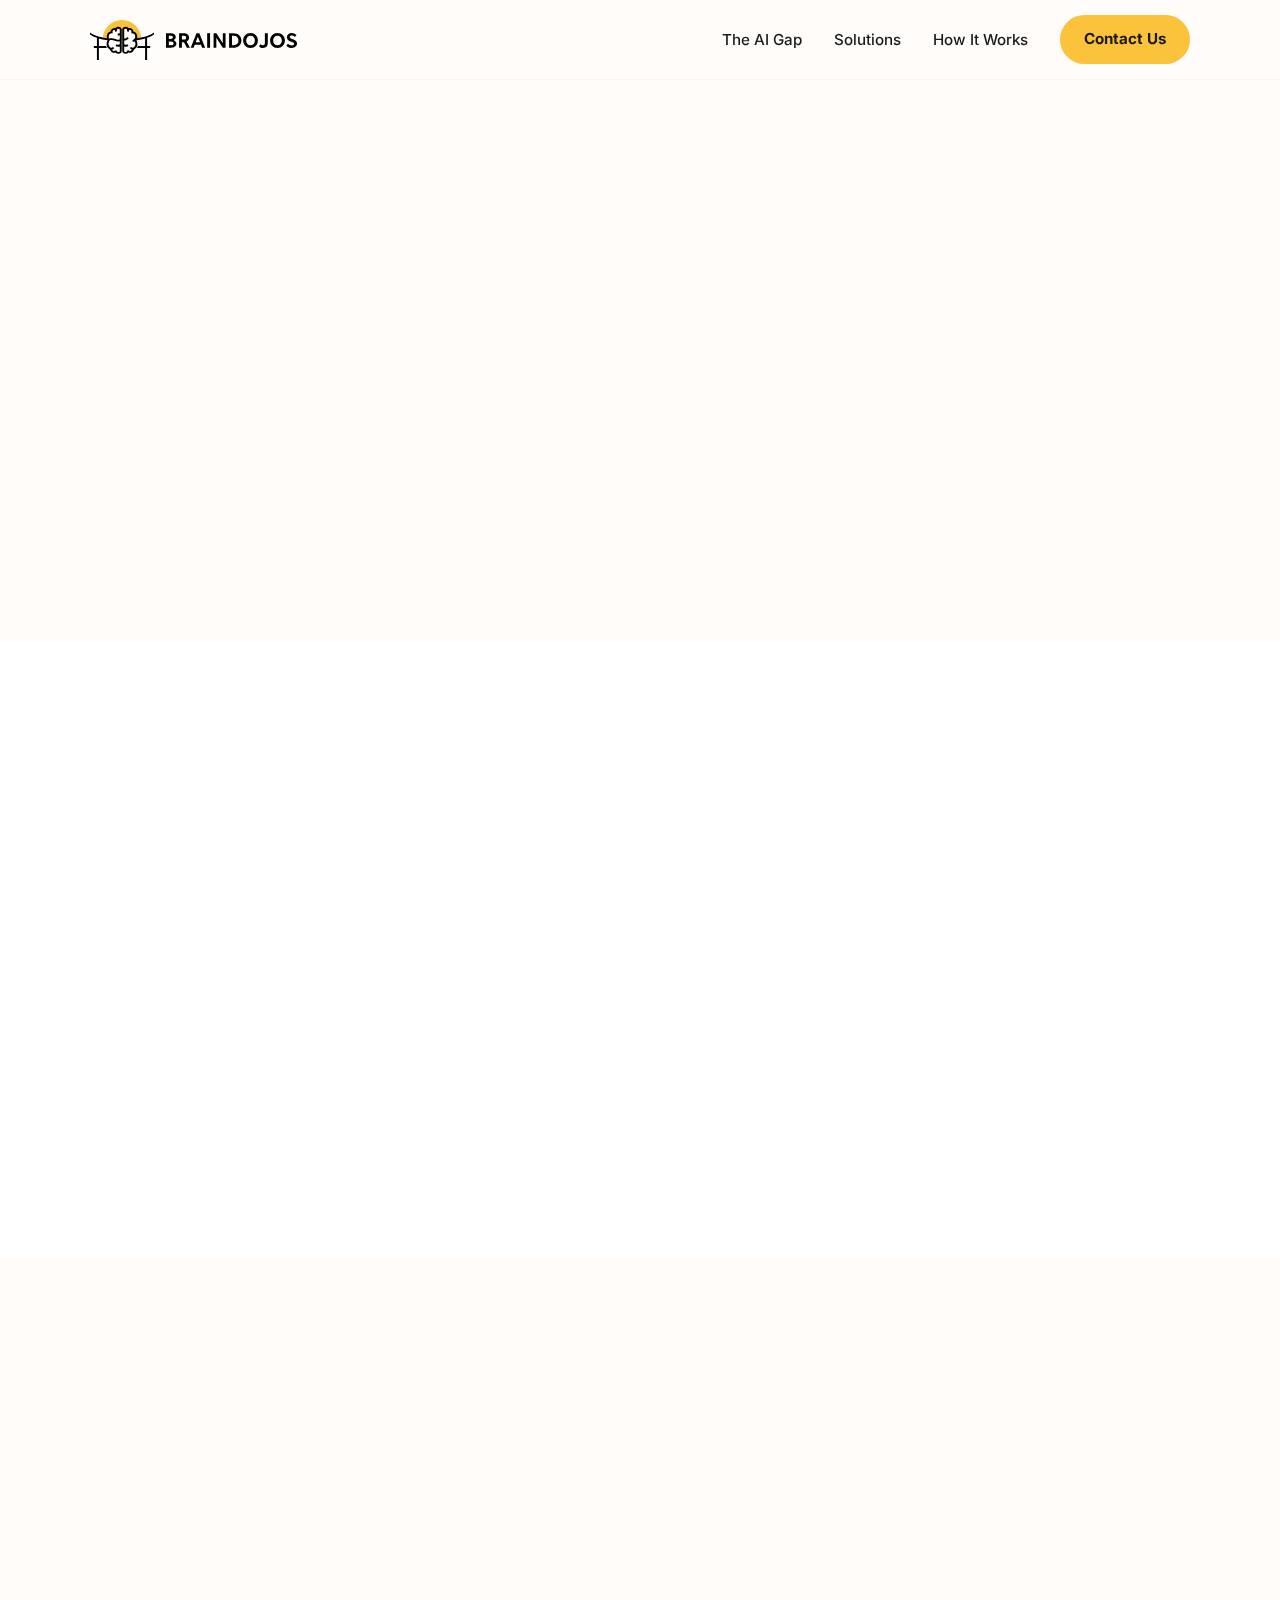
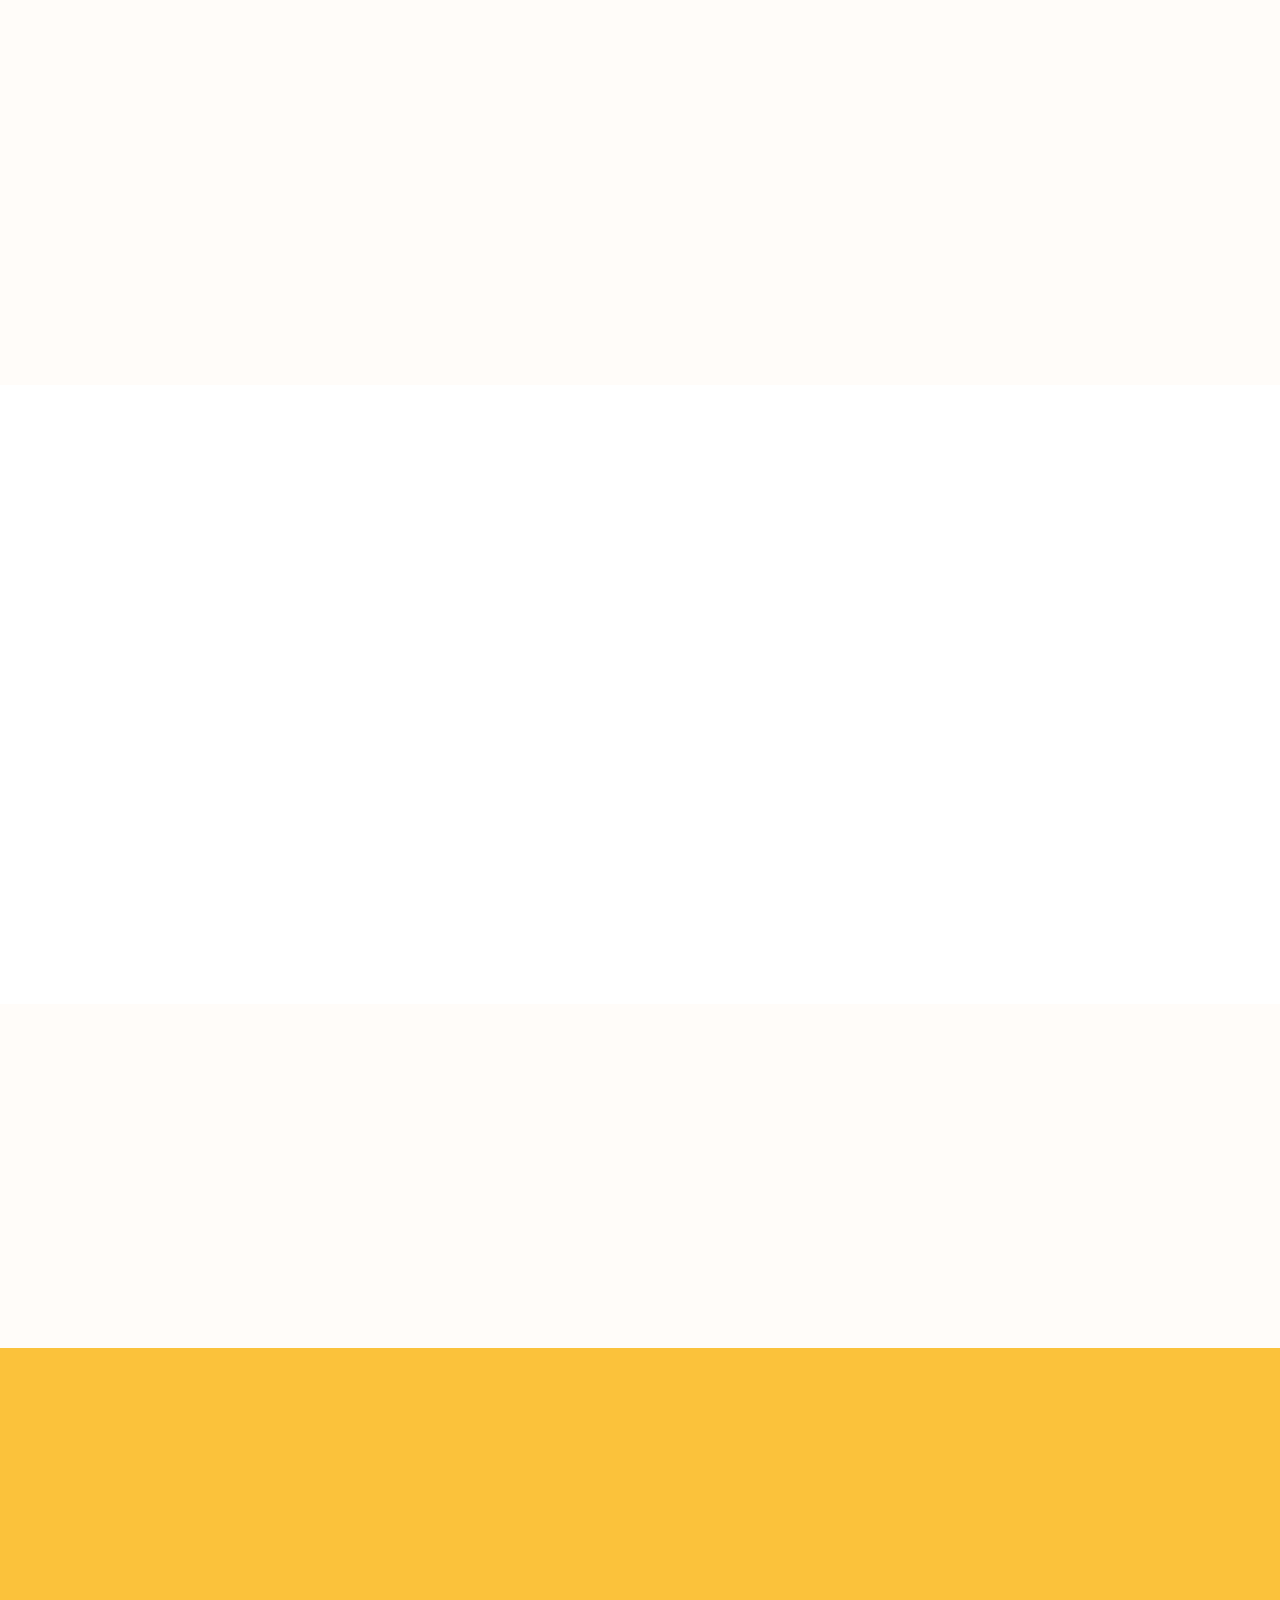
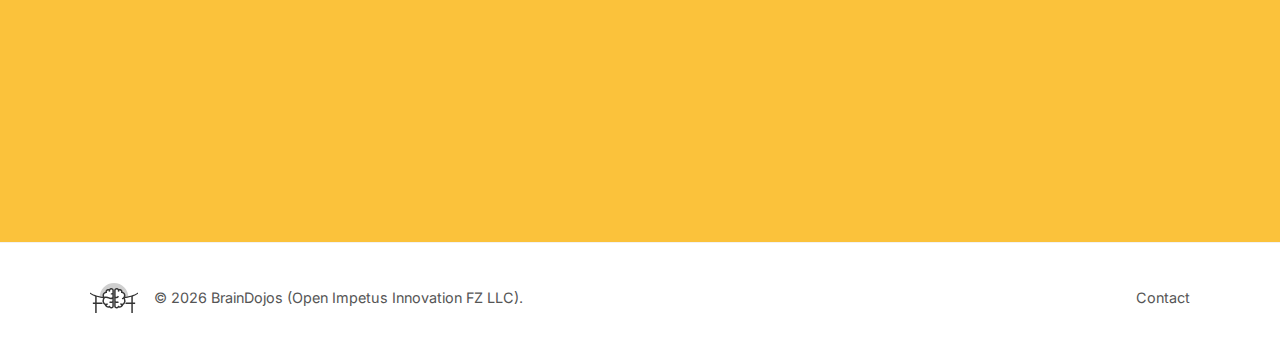
<file: index.html>
<!DOCTYPE html>
<html lang="en">
<head>
    <meta charset="UTF-8">
    <meta name="viewport" content="width=device-width, initial-scale=1.0">
    <title>BrainDojos | Critical Thinking for the AI Age</title>
    
    <!-- Fonts -->
    <link rel="preconnect" href="https://fonts.googleapis.com">
    <link rel="preconnect" href="https://fonts.gstatic.com" crossorigin>
    <link href="https://fonts.googleapis.com/css2?family=Inter:wght@400;500;600&family=Outfit:wght@500;700&display=swap" rel="stylesheet">
    
    <!-- Styles -->
    <link rel="stylesheet" href="style.css">
</head>
<body>

    <!-- Header -->
    <header class="main-header">
        <div class="container nav-container">
            <a href="#" class="logo">
                <img src="BD_Logo_Icon_FullColor.svg" alt="BrainDojos Icon" class="logo-icon">
                <img src="BD_Logo_Text_FullColor.svg" alt="BrainDojos Text" class="logo-text">
            </a>
            <nav>
                <ul>
                    <li><a href="#gap">The AI Gap</a></li>
                    <li><a href="#solutions">Solutions</a></li>
                    <li><a href="#how">How It Works</a></li>
                    <li><a href="#contact" class="btn btn-primary">Contact Us</a></li>
                </ul>
            </nav>
        </div>
    </header>

    <!-- Hero -->
    <section class="hero">
        <div class="container hero-layout">
            <div class="hero-text fade-up">
                <h1>Master AI through<br>Active Thinking.</h1>
                <p class="hero-sub">True AI literacy isn't just about writing prompts—it's about evaluating outputs. We teach the critical thinking skills that make AI a superpower, not a crutch.</p>
                <div class="hero-actions">
                    <a href="#solutions" class="btn btn-primary btn-large">Explore Solutions</a>
                    <a href="#how" class="btn btn-secondary btn-large">See The Method</a>
                </div>
            </div>
            <div class="hero-visual fade-up">
                <!-- Abstract "Gate" Graphic derived from Logo using CSS -->
                <div class="abstract-gate">
                    <div class="sun-circle"></div>
                    <div class="gate-shape"></div>
                </div>
            </div>
        </div>
    </section>

    <!-- The Challenge (The AI Gap) -->
    <section id="gap" class="section-light">
        <div class="container">
            <div class="section-header text-center fade-up">
                <h2>The Capability Gap</h2>
                <p>Anyone can access intelligence. Few can verify it.</p>
            </div>
            
            <div class="grid-2 fade-up">
                <div class="info-card">
                    <div class="icon icon--circle">
                        <svg xmlns="http://www.w3.org/2000/svg" viewBox="0 0 24 24" fill="none" stroke="currentColor" stroke-width="2" stroke-linecap="round" stroke-linejoin="round" aria-hidden="true"><circle cx="12" cy="12" r="3"/><path d="M19.4 15a1.65 1.65 0 0 0 .33 1.82l.06.06a2 2 0 0 1 0 2.83 2 2 0 0 1-2.83 0l-.06-.06a1.65 1.65 0 0 0-1.82-.33 1.65 1.65 0 0 0-1 1.51V21a2 2 0 0 1-4 0v-.09A1.65 1.65 0 0 0 9 19.4a1.65 1.65 0 0 0-1.82.33l-.06.06a2 2 0 0 1-2.83 0 2 2 0 0 1 0-2.83l.06-.06a1.65 1.65 0 0 0 .33-1.82 1.65 1.65 0 0 0-1.51-1H3a2 2 0 0 1-2-2 2 2 0 0 1 2-2h.09A1.65 1.65 0 0 0 4.6 9a1.65 1.65 0 0 0-.33-1.82l-.06-.06a2 2 0 0 1 0-2.83 2 2 0 0 1 2.83 0l.06.06A1.65 1.65 0 0 0 9 4.6V3a2 2 0 0 1 4 0v.09a1.65 1.65 0 0 0 1 1.51 1.65 1.65 0 0 0 1.82-.33l.06-.06a2 2 0 0 1 2.83 0 2 2 0 0 1 0 2.83l-.06.06a1.65 1.65 0 0 0-.33 1.82V9a1.65 1.65 0 0 0 1.51 1H21a2 2 0 0 1 2 2 2 2 0 0 1-2 2h-.09a1.65 1.65 0 0 0-1.51 1z"/></svg>
                    </div>
                    <h3>The Trap: Passive Consumption</h3>
                    <p>When students and employees accept AI outputs without question, judgment atrophies. Errors go unnoticed. Strategy suffers.</p>
                </div>
                <div class="info-card">
                    <div class="icon icon--circle">
                        <svg xmlns="http://www.w3.org/2000/svg" viewBox="0 0 24 24" fill="none" stroke="currentColor" stroke-width="2" stroke-linecap="round" stroke-linejoin="round" aria-hidden="true"><path d="M15 14c.2-1 .7-1.7 1.5-2.5 1-.9 1.5-2.2 1.5-3.5A6 6 0 0 0 6 8c0 1 .2 2.2 1.5 3.5.8.8 1.3 1.5 1.5 2.5"/><path d="M9 18h6"/><path d="M10 22h4"/></svg>
                    </div>
                    <h3>The Fix: Active Evaluation</h3>
                    <p>We train users to treat AI as a junior researchers, not an oracle. Learn to dismantle arguments, spot hallucinations, and refine logic.</p>
                </div>
            </div>
        </div>
    </section>

    <!-- Solutions (Segmentation) -->
    <section id="solutions" class="section-cream">
        <div class="container">
            <div class="section-header text-center fade-up">
                <h2>AI Fluency for Your Organization</h2>
            </div>
            
            <div class="grid-2 fade-up">
                <div class="segment-card">
                    <div class="segment-header school-bg">
                        <h3>For Schools</h3>
                    </div>
                    <div class="segment-body">
                        <p class="highlight">The AI-Ready Classroom.</p>
                        <p>Prepare students for a hybrid workforce. Move beyond "don't use GPT" to "use GPT brilliantly and skeptically."</p>
                        <ul class="feature-list">
                            <li><strong>Prompt Iteration:</strong> Learn to guide the AI.</li>
                            <li><strong>Verification:</strong> Spot logic gaps & hallucinations.</li>
                            <li><strong>Argumentation:</strong> Build un-fakeable reasoning skills.</li>
                        </ul>
                        <a href="#contact" class="link-arrow">Partner with us &rarr;</a>
                    </div>
                </div>
                
                <div class="segment-card">
                    <div class="segment-header biz-bg">
                        <h3>For Business</h3>
                    </div>
                    <div class="segment-body">
                        <p class="highlight">Enterprise AI Literacy.</p>
                        <p>Upskill your workforce to collaborate with agents. Ensure your team has the cognitive tools to direct high-performance AI workflows.</p>
                        <ul class="feature-list">
                            <li><strong>Strategic Direction:</strong> Decomposing complex problems.</li>
                            <li><strong>Decision Making:</strong> Evaluating AI-generated options.</li>
                            <li><strong>Cognitive Resilience:</strong> Maintaining judgment under speed.</li>
                        </ul>
                        <a href="#contact" class="link-arrow">Upskill your team &rarr;</a>
                    </div>
                </div>
            </div>
        </div>
    </section>

    <!-- How It Works -->
    <section id="how" class="section-light">
        <div class="container">
            <div class="section-header text-center fade-up">
                <h2>The Training Loop</h2>
            </div>
            
            <div class="steps-row fade-up">
                <div class="step-item">
                    <div class="step-circle">1</div>
                    <h3>Simulate</h3>
                    <p>Use <strong>Creator Studio</strong> to generate AI collaboration scenarios tailored to your specific subject matter or industry.</p>
                </div>
                <div class="step-connector"></div>
                <div class="step-item">
                    <div class="step-circle">2</div>
                    <h3>Spar</h3>
                    <p>Users enter the Dojo. They debate, refine, and co-create with Socratic AI agents that challenge their thinking.</p>
                </div>
                <div class="step-connector"></div>
                <div class="step-item">
                    <div class="step-circle">3</div>
                    <h3>Verify</h3>
                    <p>Measure the "thought process." Analytics track how well users identify errors and improve their reasoning logic.</p>
                </div>
            </div>
        </div>
    </section>

    <!-- Founders (Trust) -->
    <section class="section-cream">
        <div class="container">
            <div class="section-header text-center fade-up">
                <h2>Built by Experts</h2>
            </div>
            <div class="founders-row fade-up">
                <div class="founder-simple">
                     <div class="avatar">MP</div>
                     <div>
                        <h4>Martin Poliačik</h4>
                        <span class="role">Critical Thinking Expert</span>
                     </div>
                </div>
                <div class="founder-simple">
                     <div class="avatar">TH</div>
                     <div>
                        <h4>Tomáš Halgaš</h4>
                        <span class="role">AI Technologist</span>
                     </div>
                </div>
            </div>
        </div>
    </section>

    <!-- CTA -->
    <section id="contact" class="section-cta">
        <div class="container text-center fade-up">
            <h2>Future-proof your people.</h2>
            <p>Join the schools and enterprises defining the next generation of human-AI collaboration.</p>
            <a href="mailto:sales@braindojos.com" class="btn btn-primary btn-large">Start the Conversation</a>
            <p class="cta-email">Email: <a href="mailto:sales@braindojos.com">sales@braindojos.com</a></p>
        </div>
    </section>

    <footer>
        <div class="container footer-content">
            <div class="footer-col">
                <img src="BD_Logo_Icon_FullColor.svg" alt="BrainDojos" style="height: 30px; opacity: 0.8; filter: grayscale(100%);">
                <p>&copy; 2026 BrainDojos (Open Impetus Innovation FZ LLC).</p>
            </div>
            <div class="footer-links">
                <a href="mailto:hello@braindojos.com">Contact</a>
            </div>
        </div>
    </footer>

    <script src="script.js"></script>
</body>
</html>
</file>
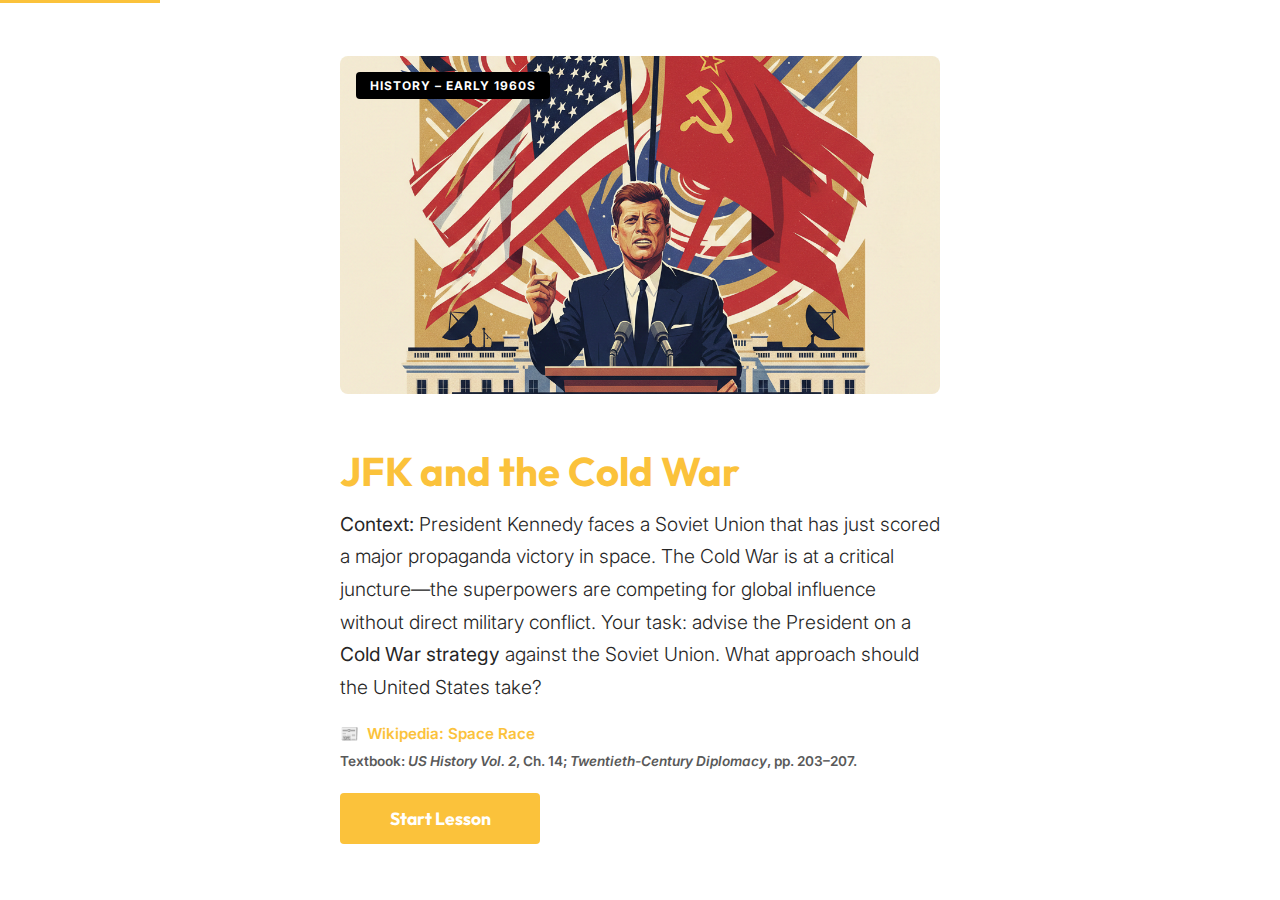
<file: demo-schools/index.html>
<!DOCTYPE html>
<html lang="en">
<head>
    <meta charset="UTF-8">
    <meta name="viewport" content="width=device-width, initial-scale=1.0">
    <title>Brain Dojos – History: JFK and Cold War Strategy</title>
    <link rel="preconnect" href="https://fonts.googleapis.com">
    <link rel="preconnect" href="https://fonts.gstatic.com" crossorigin>
    <link href="https://fonts.googleapis.com/css2?family=Inter:wght@300;400;500&family=Outfit:wght@500;700&display=swap" rel="stylesheet">
    <link rel="stylesheet" href="style.css">
</head>
<body>
    <div class="app-container">
        <!-- Progress Bar -->
        <div class="progress-bar-container">
            <div class="progress-bar" id="progressBar"></div>
        </div>

        <!-- Section 1: Intro / Lesson context -->
        <section class="screen active" id="intro">
            <div class="content-wrapper">
                <div class="image-container">
                    <img src="jfk.png" alt="President John F. Kennedy" id="heroImage">
                    <div class="badge">History – Early 1960s</div>
                </div>
                <div class="text-content">
                    <h1>JFK and the Cold War</h1>
                    <p class="summary-text">
                        <b>Context:</b> President Kennedy faces a Soviet Union that has just scored a major propaganda victory in space. The Cold War is at a critical juncture—the superpowers are competing for global influence without direct military conflict. Your task: advise the President on a <strong>Cold War strategy</strong> against the Soviet Union. What approach should the United States take?
                    </p>
                    
                    <div class="related-articles">
                        <a href="https://en.wikipedia.org/wiki/Space_Race" target="_blank" class="article-link">
                            <span class="source-icon">📰</span> 
                            <span class="source-name">Wikipedia: Space Race</span>
                        </a>
                        <span class="source-name textbook-ref">Textbook: <em>US History Vol. 2</em>, Ch. 14; <em>Twentieth-Century Diplomacy</em>, pp. 203–207.</span>
                    </div>
                    <button class="btn btn-primary next-btn">Start Lesson</button>
                    <!-- No Previous button on first screen -->
                </div>
            </div>
            
        </section>

        <!-- Section 2: Question 1 -->
        <section class="screen" id="q1">
            <div class="nav-controls top-right">
                <button class="nav-btn prev-btn" aria-label="Previous">↑</button>
                <button class="nav-btn skip-btn" aria-label="Skip">Skip</button>
            </div>
            <div class="content-wrapper">
                <div class="question-header">1 <span>/ 3</span></div>
                <h2>In April 1961, what did the Soviet Union achieve that alarmed American leaders?</h2>
                <div class="options">
                    <button class="option-btn" data-correct="true">
                        <span class="key">A</span> First human in orbit (Yuri Gagarin)
                    </button>
                    <button class="option-btn" data-correct="false">
                        <span class="key">B</span> First artificial satellite (Sputnik)
                    </button>
                    <button class="option-btn" data-correct="false">
                        <span class="key">C</span> First manned moon landing
                    </button>
                    <div class="explanation hidden">
                        Correct Answer: Yuri Gagarin orbited Earth on April 12, 1961. Sputnik was in 1957; the US achieved the first moon landing in 1969.
                    </div>
                </div>
            </div>
            <div class="nav-controls bottom-center">
                 <!-- Mobile friendly nav could go here too, but side/corner is standard for typeform -->
            </div>
        </section>

        <!-- Section 3: Question 2 -->
        <section class="screen" id="q2">
             <div class="nav-controls top-right">
                <button class="nav-btn prev-btn" aria-label="Previous">↑</button>
                <button class="nav-btn skip-btn" aria-label="Skip">Skip</button>
            </div>
            <div class="content-wrapper">
                <div class="question-header">2 <span>/ 3</span></div>
                <h2>What did the Soviet Union achieve in 1957 that first raised American concerns about Soviet technology?</h2>
                <div class="options">
                    <button class="option-btn" data-correct="true">
                        <span class="key">A</span> First artificial satellite (Sputnik)
                    </button>
                    <button class="option-btn" data-correct="false">
                        <span class="key">B</span> First human in space
                    </button>
                    <button class="option-btn" data-correct="false">
                        <span class="key">C</span> First intercontinental ballistic missile
                    </button>
                    <div class="explanation hidden">
                        Correct Answer: Sputnik 1 was launched in October 1957. The first human in space was Gagarin in 1961; ICBMs existed on both sides by the late 1950s but Sputnik was the dramatic public milestone.
                    </div>
                </div>
            </div>
        </section>

        <!-- Section 4: Question 3 -->
        <section class="screen" id="q3">
             <div class="nav-controls top-right">
                <button class="nav-btn prev-btn" aria-label="Previous">↑</button>
                <button class="nav-btn skip-btn" aria-label="Skip">Skip</button>
            </div>
            <div class="content-wrapper">
                <div class="question-header">3 <span>/ 3</span></div>
                <h2>The Berlin Wall was built in 1961, the same year Kennedy took office.</h2>
                <div class="options">
                    <button class="option-btn" data-correct="true">
                        <span class="key">A</span> True
                    </button>
                    <button class="option-btn" data-correct="false">
                        <span class="key">B</span> False
                    </button>
                    <button class="option-btn" data-correct="false">
                        <span class="key">C</span> We don't know
                    </button>
                    <div class="explanation hidden">
                        Correct Answer: True. East Germany began building the Wall in August 1961, deepening the divide between East and West and raising Cold War tensions during Kennedy's first year.
                    </div>
                </div>
            </div>
        </section>

        <!-- Section 5: Challenge Intro -->
        <section class="screen" id="challenge-intro">
             <div class="nav-controls top-right">
                <button class="nav-btn prev-btn" aria-label="Previous">↑</button>
            </div>
            <div class="content-wrapper centered">
                <div class="icon-header">🎯</div>
                <h2>The Challenge</h2>
                <p>You are advising President Kennedy. Propose a <strong>Cold War strategy</strong> against the Soviet Union.</p>
                <p>What is the core of your strategy? One sentence.</p>
                <button class="btn btn-primary next-btn">Accept Challenge</button>
            </div>
        </section>

        <!-- Section 6: Main Point Input -->
        <section class="screen" id="input-point">
             <div class="nav-controls top-right">
                <button class="nav-btn prev-btn" aria-label="Previous">↑</button>
            </div>
            <div class="content-wrapper">
                <h2>What is the core of your strategy?</h2>
                <p class="sub-label">One sentence.</p>
                <div class="input-group">
                    <textarea id="mainPointInput" placeholder="Type your answer here..."></textarea>
                    <button class="btn-enter action-btn disabled" id="generatePromptBtn">OK <span class="enter-icon">↵</span></button>
                </div>
            </div>
        </section>

        <!-- Section 7: Prompt Editor -->
        <section class="screen" id="edit-prompt">
             <div class="nav-controls top-right">
                <button class="nav-btn prev-btn" aria-label="Previous">↑</button>
            </div>
            <div class="content-wrapper">
                <h2>Refine Your Prompt</h2>
                <p class="sub-label">This is what the AI will use to draft the strategy.</p>
                <div class="prompt-box">
                    <textarea id="promptEditor"></textarea>
                </div>
                <button class="btn btn-primary action-btn" id="generateSpeechBtn">Generate Strategy</button>
            </div>
        </section>

        <!-- Section 8: Result & Evaluation -->
        <section class="screen" id="result-view">
           <div class="content-wrapper scrollable-wrapper">
                <div class="result-section">
                    <h3>Generated Strategy</h3>
                    <div id="speechOutput" class="streaming-text"></div>
                </div>
                
                <div class="evaluation-section hidden" id="evaluationSection">
                    <h3>AI Evaluation</h3>
                    <div class="score-ring">
                        <svg viewBox="0 0 36 36" class="circular-chart">
                            <path class="circle-bg" d="M18 2.0845 a 15.9155 15.9155 0 0 1 0 31.831 a 15.9155 15.9155 0 0 1 0 -31.831" />
                            <path class="circle" stroke-dasharray="0, 100" d="M18 2.0845 a 15.9155 15.9155 0 0 1 0 31.831 a 15.9155 15.9155 0 0 1 0 -31.831" />
                            <text x="18" y="20.35" class="percentage">0</text>
                        </svg>
                    </div>
                    <div id="evalText" class="streaming-text secondary"></div>
                </div>
                <div class="button-group">
                    <button class="btn btn-secondary" id="tryAgainBtn">Try Again</button>
                    <button class="btn btn-primary" id="doneBtn">Done</button>
                </div>
           </div>
        </section>
    </div>

    <script src="script.js"></script>
</body>
</html>
</file>
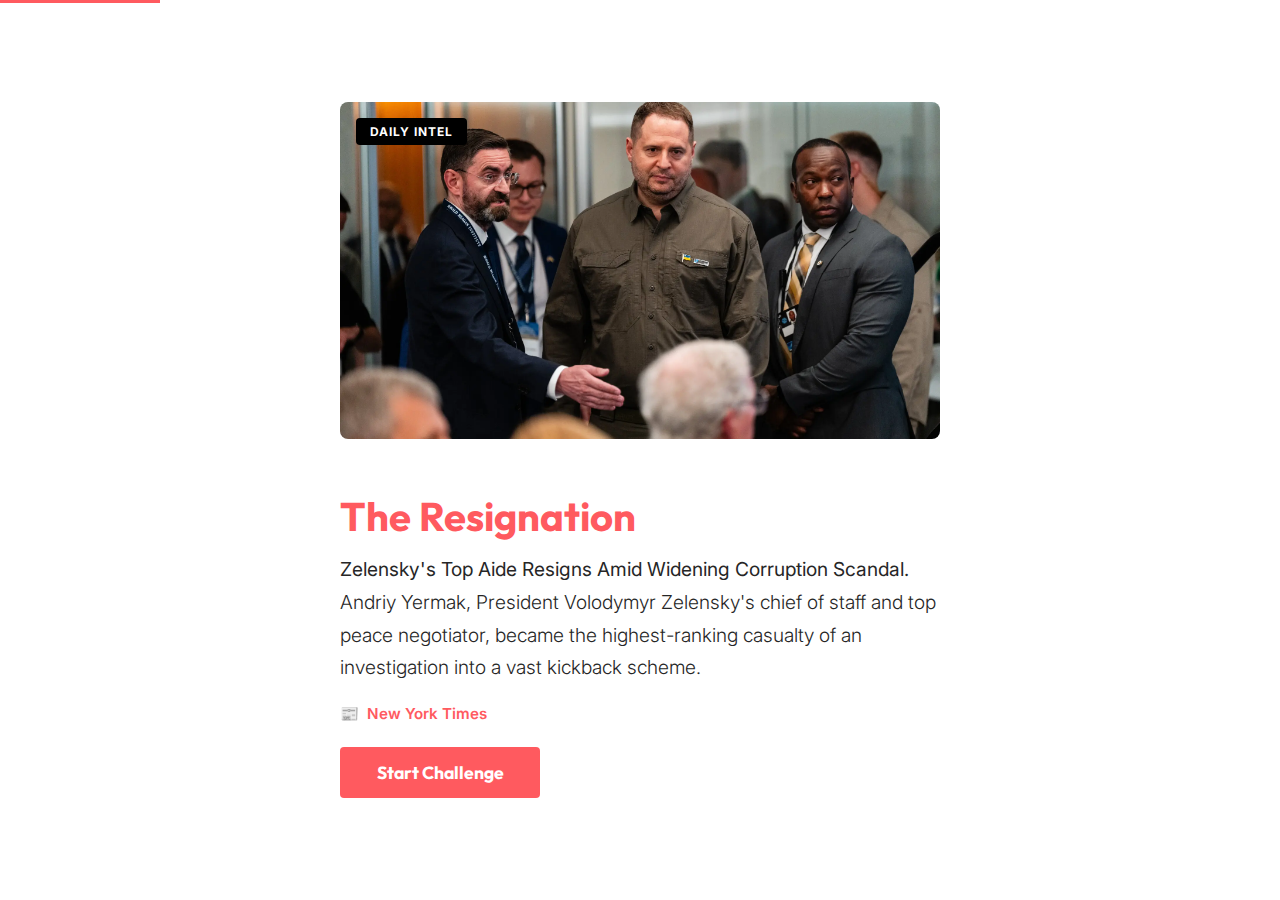
<file: demo/index.html>
<!DOCTYPE html>
<html lang="en">
<head>
    <meta charset="UTF-8">
    <meta name="viewport" content="width=device-width, initial-scale=1.0">
    <title>Brain Dojos - Daily Challenge</title>
    <link rel="preconnect" href="https://fonts.googleapis.com">
    <link rel="preconnect" href="https://fonts.gstatic.com" crossorigin>
    <link href="https://fonts.googleapis.com/css2?family=Inter:wght@300;400;500&family=Outfit:wght@500;700&display=swap" rel="stylesheet">
    <link rel="stylesheet" href="style.css">
</head>
<body>
    <div class="app-container">
        <!-- Progress Bar -->
        <div class="progress-bar-container">
            <div class="progress-bar" id="progressBar"></div>
        </div>

        <!-- Section 1: Intro / News Summary -->
        <section class="screen active" id="intro">
            <div class="content-wrapper">
                <div class="image-container">
                    <img src="yermak.webp" alt="Andriy Yermak" id="heroImage">
                    <div class="badge">Daily Intel</div>
                </div>
                <div class="text-content">
                    <h1>The Resignation</h1>
                    <p class="summary-text">
                        <b>Zelensky's Top Aide Resigns Amid Widening Corruption Scandal.</b>
                        Andriy Yermak, President Volodymyr Zelensky's chief of staff and top peace negotiator, became the highest-ranking casualty of an investigation into a vast kickback scheme.
                    </p>
                    
                    <div class="related-articles">
                        <a href="https://www.nytimes.com/2025/11/28/world/europe/zelensky-yermak-resigns-ukraine-corruption-scandal.html" target="_blank" class="article-link">
                            <span class="source-icon">📰</span> 
                            <span class="source-name">New York Times</span>
                        </a>
                    </div>
                    <button class="btn btn-primary next-btn">Start Challenge</button>
                    <!-- No Previous button on first screen -->
                </div>
            </div>
            
        </section>

        <!-- Section 2: Question 1 -->
        <section class="screen" id="q1">
            <div class="nav-controls top-right">
                <button class="nav-btn prev-btn" aria-label="Previous">↑</button>
                <button class="nav-btn skip-btn" aria-label="Skip">Skip</button>
            </div>
            <div class="content-wrapper">
                <div class="question-header">1 <span>/ 3</span></div>
                <h2>CLAIM: Mr. Yermak had to resign, because his name appeared in an investigation of corruption among high state officials.</h2>
                <div class="options">
                    <button class="option-btn" data-correct="false">
                        <span class="key">A</span> True
                    </button>
                    <button class="option-btn" data-correct="true">
                        <span class="key">B</span> False
                    </button>
                    <button class="option-btn" data-correct="false">
                        <span class="key">C</span> We don't know
                    </button>
                    <div class="explanation hidden">
                        Correct Answer: False. This resignation was more strategic or political, not an admission of guilt in the still ongoing investigations.
                    </div>
                </div>
            </div>
            <div class="nav-controls bottom-center">
                 <!-- Mobile friendly nav could go here too, but side/corner is standard for typeform -->
            </div>
        </section>

        <!-- Section 3: Question 2 -->
        <section class="screen" id="q2">
             <div class="nav-controls top-right">
                <button class="nav-btn prev-btn" aria-label="Previous">↑</button>
                <button class="nav-btn skip-btn" aria-label="Skip">Skip</button>
            </div>
            <div class="content-wrapper">
                <div class="question-header">2 <span>/ 3</span></div>
                <h2>Which of these is a primary function of the Office?</h2>
                <div class="options">
                    <button class="option-btn" data-correct="true">
                        <span class="key">A</span> Ensuring execution of Presidential decrees
                    </button>
                    <button class="option-btn" data-correct="false">
                        <span class="key">B</span> Voting on new legislation
                    </button>
                    <button class="option-btn" data-correct="false">
                        <span class="key">C</span> Commanding the Armed Forces directly
                    </button>
                    <div class="explanation hidden">
                        Correct Answer: Ensuring execution of Presidential decrees. Voting on new legislation and Commanding the Armed Forces directly are not primary functions of the Office.
                    </div>
                </div>
            </div>
        </section>

        <!-- Section 4: Question 3 -->
        <section class="screen" id="q3">
             <div class="nav-controls top-right">
                <button class="nav-btn prev-btn" aria-label="Previous">↑</button>
                <button class="nav-btn skip-btn" aria-label="Skip">Skip</button>
            </div>
            <div class="content-wrapper">
                <div class="question-header">3 <span>/ 3</span></div>
                <h2>CLAIM: Thanks to being fluent in English, Mr. Yermak led most of the negotiations about military support with western partners.</h2>
                <div class="options">
                    <button class="option-btn" data-correct="false">
                        <span class="key">A</span> True
                    </button>
                    <button class="option-btn" data-correct="true">
                        <span class="key">B</span> False
                    </button>
                    <button class="option-btn" data-correct="false">
                        <span class="key">C</span> We don't know
                    </button>
                    <div class="explanation hidden">
                        Correct Answer: False. While important, the Chief of Staff is an administrative role; leading negotiations is typically the President's or Foreign Minister's duty, though lines blur.
                    </div>
                </div>
            </div>
        </section>

        <!-- Section 5: Challenge Intro -->
        <section class="screen" id="challenge-intro">
             <div class="nav-controls top-right">
                <button class="nav-btn prev-btn" aria-label="Previous">↑</button>
            </div>
            <div class="content-wrapper centered">
                <div class="icon-header">🎯</div>
                <h2>The Challenge</h2>
                <p>You are President Zelensky's communications advisor. You need to draft the <strong>official announcement</strong> of the resignation.</p>
                <p>The goal is to maintain stability and project strength.</p>
                <button class="btn btn-primary next-btn">Accept Challenge</button>
            </div>
        </section>

        <!-- Section 6: Main Point Input -->
        <section class="screen" id="input-point">
             <div class="nav-controls top-right">
                <button class="nav-btn prev-btn" aria-label="Previous">↑</button>
            </div>
            <div class="content-wrapper">
                <h2>What should be the core message of the speech?</h2>
                <p class="sub-label">One sentence summary of the key message.</p>
                <div class="input-group">
                    <textarea id="mainPointInput" placeholder="Type your answer here..."></textarea>
                    <button class="btn-enter action-btn disabled" id="generatePromptBtn">OK <span class="enter-icon">↵</span></button>
                </div>
            </div>
        </section>

        <!-- Section 7: Prompt Editor -->
        <section class="screen" id="edit-prompt">
             <div class="nav-controls top-right">
                <button class="nav-btn prev-btn" aria-label="Previous">↑</button>
            </div>
            <div class="content-wrapper">
                <h2>Refine Your Prompt</h2>
                <p class="sub-label">This is what the AI will use to write the speech.</p>
                <div class="prompt-box">
                    <textarea id="promptEditor"></textarea>
                </div>
                <button class="btn btn-primary action-btn" id="generateSpeechBtn">Generate Speech</button>
            </div>
        </section>

        <!-- Section 8: Result & Evaluation -->
        <section class="screen" id="result-view">
           <div class="content-wrapper scrollable-wrapper">
                <div class="result-section">
                    <h3>Generated Speech</h3>
                    <div id="speechOutput" class="streaming-text"></div>
                </div>
                
                <div class="evaluation-section hidden" id="evaluationSection">
                    <h3>AI Evaluation</h3>
                    <div class="score-ring">
                        <svg viewBox="0 0 36 36" class="circular-chart">
                            <path class="circle-bg" d="M18 2.0845 a 15.9155 15.9155 0 0 1 0 31.831 a 15.9155 15.9155 0 0 1 0 -31.831" />
                            <path class="circle" stroke-dasharray="0, 100" d="M18 2.0845 a 15.9155 15.9155 0 0 1 0 31.831 a 15.9155 15.9155 0 0 1 0 -31.831" />
                            <text x="18" y="20.35" class="percentage">0</text>
                        </svg>
                    </div>
                    <div id="evalText" class="streaming-text secondary"></div>
                </div>
                <div class="button-group">
                    <button class="btn btn-secondary" id="tryAgainBtn">Try Again</button>
                    <button class="btn btn-primary" id="doneBtn">Done</button>
                </div>
           </div>
        </section>
    </div>

    <script src="script.js"></script>
</body>
</html>
</file>
<file: style.css>
:root {
  /* BRAND COLORS */
  --primary: #FBC23B;
  /* Warm Yellow */
  --primary-hover: #EAB225;
  --text-main: #1A1A1A;
  /* Ink Black */
  --text-muted: #555555;
  --bg-cream: #FFFCF9;
  --bg-white: #FFFFFF;

  /* UI ELEMENTS */
  --border-radius: 20px;
  --shadow-sm: 0 4px 12px rgba(0, 0, 0, 0.03);
  --shadow-md: 0 8px 24px rgba(0, 0, 0, 0.06);
  --shadow-lg: 0 16px 40px rgba(0, 0, 0, 0.08);

  /* TYPE */
  --font-heading: 'Outfit', sans-serif;
  --font-body: 'Inter', sans-serif;

  --container-width: 1100px;
  --header-height: 80px;
}

* {
  box-sizing: border-box;
  margin: 0;
  padding: 0;
}

body {
  background-color: var(--bg-cream);
  color: var(--text-main);
  font-family: var(--font-body);
  line-height: 1.6;
  -webkit-font-smoothing: antialiased;
}

/* TYPOGRAPHY */
h1,
h2,
h3,
h4 {
  font-family: var(--font-heading);
  font-weight: 700;
  line-height: 1.1;
  color: var(--text-main);
}

h1 {
  font-size: 3.5rem;
  letter-spacing: -0.02em;
}

h2 {
  font-size: 2.5rem;
  margin-bottom: 16px;
}

h3 {
  font-size: 1.5rem;
  margin-bottom: 12px;
}

p {
  font-size: 1.1rem;
  color: var(--text-muted);
  margin-bottom: 1.5rem;
}

.text-center {
  text-align: center;
}

/* UTILS */
.container {
  width: 90%;
  max-width: var(--container-width);
  margin: 0 auto;
}

section {
  padding: 100px 0;
}

.section-light {
  background: var(--bg-white);
}

.section-cream {
  background: var(--bg-cream);
}

/* HEADER */
.main-header {
  height: var(--header-height);
  position: fixed;
  top: 0;
  width: 100%;
  background: rgba(255, 252, 249, 0.9);
  backdrop-filter: blur(10px);
  z-index: 1000;
  border-bottom: 1px solid rgba(0, 0, 0, 0.03);
}

.nav-container {
  display: flex;
  justify-content: space-between;
  align-items: center;
  height: 100%;
}

.logo {
  display: flex;
  align-items: center;
  gap: 12px;
  text-decoration: none;
}

.logo-icon {
  height: 40px;
  width: auto;
}

.logo-text {
  height: 15px;
  width: auto;
  margin-top: 2px;
  /* Optical adjustment */
}

nav ul {
  display: flex;
  gap: 32px;
  list-style: none;
  align-items: center;
}

nav a {
  text-decoration: none;
  color: var(--text-main);
  font-weight: 500;
  font-size: 0.95rem;
  transition: color 0.2s;
}

nav a:hover {
  color: var(--primary-hover);
}

/* BUTTONS */
.btn {
  display: inline-block;
  padding: 12px 24px;
  border-radius: 99px;
  font-weight: 700;
  text-decoration: none;
  transition: all 0.2s ease;
  cursor: pointer;
  border: none;
}

.btn-primary {
  background: var(--primary);
  color: var(--text-main);
}

.btn-primary:hover {
  background: var(--primary-hover);
  transform: translateY(-2px);
  box-shadow: var(--shadow-sm);
}

.btn-secondary {
  background: transparent;
  border: 1px solid rgba(0, 0, 0, 0.1);
  color: var(--text-main);
}

.btn-secondary:hover {
  background: rgba(0, 0, 0, 0.03);
}

.btn-large {
  padding: 16px 32px;
  font-size: 1.1rem;
}

/* HERO */
.hero {
  padding-top: calc(var(--header-height) + 80px);
  padding-bottom: 80px;
  position: relative;
  overflow: hidden;
}

.hero-layout {
  display: grid;
  grid-template-columns: 1fr 1fr;
  gap: 60px;
  align-items: center;
}

.hero-sub {
  font-size: 1.25rem;
  max-width: 500px;
  margin-bottom: 40px;
  line-height: 1.5;
}

.hero-actions {
  display: flex;
  gap: 16px;
}

/* Abstract Gate Graphic */
.abstract-gate {
  position: relative;
  width: 100%;
  max-width: 400px;
  aspect-ratio: 1;
  background: var(--bg-white);
  border-radius: 50%;
  margin: 0 auto;
  box-shadow: var(--shadow-lg);
  display: flex;
  align-items: center;
  justify-content: center;
}

.sun-circle {
  width: 60%;
  height: 60%;
  background: var(--primary);
  border-radius: 50%;
  position: absolute;
  top: 15%;
  z-index: 1;
}

.gate-shape {
  width: 40%;
  height: 50%;
  border: 40px solid var(--text-main);
  border-bottom: none;
  position: absolute;
  bottom: 15%;
  z-index: 2;
  border-radius: 8px 8px 0 0;
}

/* CARDS & GRID */
.grid-2 {
  display: grid;
  grid-template-columns: 1fr 1fr;
  gap: 40px;
  /* margin-top: 40px; */
  /* Added spacing below */
}

.info-card {
  background: var(--bg-cream);
  padding: 40px;
  border-radius: var(--border-radius);
  border: 1px solid rgba(0, 0, 0, 0.03);
}

.icon {
  margin-bottom: 20px;
}

.icon--circle {
  width: 3.5rem;
  height: 3.5rem;
  border-radius: 50%;
  background: var(--primary);
  display: flex;
  align-items: center;
  justify-content: center;
  flex-shrink: 0;
}

.icon--circle svg {
  width: 1.5rem;
  height: 1.5rem;
  color: var(--text-main);
}

/* SEGMENT CARDS */
.segment-card {
  background: var(--bg-white);
  border-radius: var(--border-radius);
  overflow: hidden;
  box-shadow: var(--shadow-sm);
  transition: transform 0.3s ease, box-shadow 0.3s ease;
  height: 100%;
  display: flex;
  flex-direction: column;
}

.segment-card:hover {
  transform: translateY(-8px);
  box-shadow: var(--shadow-md);
}

.segment-header {
  padding: 30px;
  padding-bottom: 20px;
}

.school-bg h3 {
  color: #2C3E50;
}

/* Subtle differentiate */
.biz-bg h3 {
  color: #2C3E50;
}

.segment-body {
  padding: 0 30px 40px 30px;
  flex-grow: 1;
  display: flex;
  flex-direction: column;
}

.highlight {
  font-size: 1.2rem;
  font-weight: 700;
  color: var(--primary-hover);
  margin-bottom: 16px;
}

.feature-list {
  list-style: none;
  margin: 20px 0 30px;
}

.feature-list li {
  padding-left: 24px;
  position: relative;
  margin-bottom: 12px;
  font-size: 0.95rem;
  color: var(--text-main);
}

.feature-list li::before {
  content: '•';
  color: var(--primary);
  font-weight: bold;
  position: absolute;
  left: 0;
  font-size: 1.2rem;
  line-height: 1;
}

.link-arrow {
  margin-top: auto;
  text-decoration: none;
  color: var(--text-main);
  font-weight: 700;
  display: inline-flex;
  align-items: center;
  gap: 8px;
  transition: gap 0.2s;
}

.link-arrow:hover {
  gap: 12px;
}

/* STEPS */
.steps-row {
  display: flex;
  align-items: flex-start;
  justify-content: space-between;
  text-align: center;
  margin-top: 60px;
  position: relative;
}

.step-item {
  flex: 1;
  padding: 0 20px;
  position: relative;
  z-index: 2;
}

.step-circle {
  width: 60px;
  height: 60px;
  background: var(--primary);
  color: var(--text-main);
  border-radius: 50%;
  display: flex;
  align-items: center;
  justify-content: center;
  font-size: 1.5rem;
  font-weight: 700;
  margin: 0 auto 24px;
  box-shadow: var(--shadow-sm);
}

.step-connector {
  flex-grow: 1;
  height: 2px;
  background: #eee;
  margin-top: 30px;
  /* Align with circle center roughly */
  z-index: 1;
}

/* FOUNDERS */
.founders-row {
  display: flex;
  justify-content: center;
  gap: 60px;
  margin-top: 40px;
}

.founder-simple {
  display: flex;
  align-items: center;
  gap: 16px;
}

.avatar {
  width: 60px;
  height: 60px;
  background: #ddd;
  border-radius: 50%;
  display: flex;
  align-items: center;
  justify-content: center;
  font-weight: 700;
}

.role {
  font-size: 0.9rem;
  color: var(--text-muted);
}

/* CTA */
.section-cta {
  background: var(--primary);
  padding: 120px 0;
}

.section-cta h2 {
  color: var(--text-main);
}

.section-cta p {
  color: rgba(0, 0, 0, 0.7);
  font-size: 1.2rem;
}

.section-cta .btn {
  background: var(--text-main);
  color: white;
  margin-top: 32px;
}

.section-cta .btn:hover {
  background: #000;
  transform: scale(1.05);
}

.cta-email {
  margin-top: 16px;
  font-size: 1rem;
  opacity: 0.85;
  margin-bottom: 0;
}

.cta-email a {
  color: var(--text-main);
  text-decoration: underline;
}

.cta-email a:hover {
  opacity: 0.8;
}

/* FOOTER */
footer {
  padding: 40px 0;
  background: var(--bg-white);
  border-top: 1px solid rgba(0, 0, 0, 0.05);
}

.footer-content {
  display: flex;
  justify-content: space-between;
  align-items: center;
}

.footer-col {
  display: flex;
  align-items: center;
  gap: 16px;
}

.footer-col p {
  margin: 0;
  font-size: 0.9rem;
}

.footer-links a {
  text-decoration: none;
  color: var(--text-muted);
  font-size: 0.9rem;
}

/* ANIMATION */
.fade-up {
  opacity: 0;
  transform: translateY(30px);
  transition: opacity 0.6s ease-out, transform 0.6s ease-out;
}

.fade-up.visible {
  opacity: 1;
  transform: translateY(0);
}

/* RESPONSIVE */
@media (max-width: 800px) {
  h1 {
    font-size: 2.5rem;
  }

  .hero-layout,
  .grid-2 {
    grid-template-columns: 1fr;
  }

  .steps-row {
    flex-direction: column;
    gap: 40px;
  }

  .step-connector {
    display: none;
  }

  .nav-container {
    flex-direction: column;
    padding: 20px 0;
    height: auto;
  }

  nav ul {
    flex-wrap: wrap;
    justify-content: center;
    gap: 20px;
  }

  .main-header {
    position: relative;
    height: auto;
  }

  .hero {
    padding-top: 40px;
  }
}
</file>
<file: demo-schools/style.css>
:root {
  --primary: #FBC23B;
  --primary-hover: #EAB225;

  /* Light Mode Palette */
  --bg-main: #FFFFFF;
  --text-main: #262626;
  --text-muted: #595959;
  --option-bg: rgba(0, 0, 0, 0.03);
  --option-hover: rgba(0, 0, 0, 0.06);
  --border-light: rgba(0, 0, 0, 0.1);

  --success: #008744;
  --error: #D62D20;

  --font-heading: 'Outfit', sans-serif;
  --font-body: 'Inter', sans-serif;

  --easing: cubic-bezier(0.25, 0.8, 0.25, 1);
}

* {
  box-sizing: border-box;
  margin: 0;
  padding: 0;
  -webkit-font-smoothing: antialiased;
}

body {
  background-color: var(--bg-main);
  color: var(--text-main);
  font-family: var(--font-body);
  overflow: hidden;
  height: 100vh;
}

.app-container {
  height: 100vh;
  width: 100vw;
  overflow-y: scroll;
  scroll-snap-type: y mandatory;
  scroll-behavior: smooth;
}

/* Progress Bar */
.progress-bar-container {
  position: fixed;
  top: 0;
  left: 0;
  width: 100%;
  height: 3px;
  background: transparent;
  z-index: 100;
}

.progress-bar {
  height: 100%;
  width: 0%;
  background: var(--primary);
  transition: width 0.5s var(--easing);
}

/* Screens */
.screen {
  height: 100vh;
  width: 100%;
  scroll-snap-align: start;
  display: flex;
  justify-content: center;
  align-items: center;
  padding: 24px;
  position: relative;
  /* Minimalist transitions */
  opacity: 0.4;
  transition: opacity 0.5s ease-out;
}

.screen.active {
  opacity: 1;
}

/* Content Wrapper - No Cards */
.content-wrapper {
  width: 100%;
  max-width: 600px;
  /* Slightly wider for comfortable reading on desktop too */
  display: flex;
  flex-direction: column;
  gap: 32px;
  position: relative;
}

.content-wrapper.centered {
  text-align: center;
  align-items: center;
}

.scrollable-wrapper {
  max-height: 90vh;
  overflow-y: auto;
  padding-bottom: 40px;
}

/* Typography */
h1 {
  font-family: var(--font-heading);
  font-size: 2.5rem;
  font-weight: 700;
  color: var(--primary);
  margin-bottom: 12px;
}

h2 {
  font-family: var(--font-heading);
  font-size: 1.75rem;
  font-weight: 500;
  color: var(--text-main);
  line-height: 1.3;
}

h3 {
  font-size: 1.25rem;
  color: var(--primary);
  margin-bottom: 10px;
}

p {
  line-height: 1.7;
  color: var(--text-muted);
  font-size: 1.1rem;
  font-weight: 300;
}

.summary-text {
  font-size: 1.2rem;
  color: var(--text-main);
  margin-bottom: 20px;
}

.sub-label {
  font-size: 1rem;
  margin-top: -20px;
  opacity: 0.7;
}

/* Article Links */
.related-articles {
  display: flex;
  flex-direction: column;
  gap: 10px;
  margin-bottom: 24px;
}

.article-link {
  display: inline-flex;
  align-items: center;
  gap: 8px;
  text-decoration: none;
  color: var(--primary);
  font-weight: 500;
  font-size: 0.95rem;
  transition: opacity 0.2s;
}

.article-link:hover {
  opacity: 0.8;
  text-decoration: underline;
}

.textbook-ref {
  font-size: 0.85rem;
  color: var(--text-muted);
  font-weight: 400;
}

.source-name {
  font-weight: 600;
}

.question-header {
  font-family: var(--font-heading);
  color: var(--primary);
  font-size: 1rem;
  font-weight: 700;
  margin-bottom: -20px;
}

.question-header span {
  color: var(--text-muted);
  font-weight: 400;
}

/* Image */
.image-container {
  position: relative;
  border-radius: 8px;
  /* Sharper corners */
  overflow: hidden;
  margin-bottom: 20px;
  aspect-ratio: 16/9;
}

.image-container img {
  width: 100%;
  height: 100%;
  object-fit: cover;
}

.badge {
  position: absolute;
  top: 16px;
  left: 16px;
  background: #000;
  color: #fff;
  padding: 6px 14px;
  border-radius: 4px;
  /* Tag style */
  font-size: 0.75rem;
  font-weight: 700;
  text-transform: uppercase;
  letter-spacing: 1px;
}

/* Navigation Controls - Typeform style */
.nav-controls.top-right {
  position: absolute;
  bottom: 24px;
  right: 24px;
  display: flex;
  gap: 8px;
  z-index: 10;
}

/* On mobile, maybe bottom right is better or top right? 
   Typeform usually keeps them floating bottom right.
   Let's pin them there inside the screen.
*/

.nav-btn {
  background: var(--option-bg);
  border: none;
  color: var(--text-muted);
  padding: 8px 16px;
  border-radius: 4px;
  font-size: 0.9rem;
  cursor: pointer;
  font-weight: 500;
  transition: all 0.2s;
}

.nav-btn:hover {
  background: var(--option-hover);
  color: var(--primary);
}

.prev-btn {
  font-size: 1.2rem;
  /* The arrow */
  padding: 4px 12px;
}

/* Buttons */
.btn {
  padding: 14px 28px;
  border-radius: 4px;
  border: none;
  font-family: var(--font-heading);
  font-weight: 700;
  font-size: 1.1rem;
  cursor: pointer;
  transition: all 0.2s;
  width: 100%;
  max-width: 200px;
}

.btn-primary {
  background: var(--primary);
  color: white;
}

.btn-primary:hover {
  background: var(--primary-hover);
  transform: translateY(-2px);
}

.btn-secondary {
  background: transparent;
  border: 1px solid var(--text-muted);
  color: var(--text-muted);
}

.button-group {
  display: flex;
  gap: 16px;
  margin-top: 24px;
  width: 100%;
}

/* Enter Button specialized for inputs */
.btn-enter {
  background: var(--primary);
  color: white;
  border: none;
  padding: 10px 20px;
  border-radius: 4px;
  font-weight: 700;
  font-size: 1.2rem;
  cursor: pointer;
  display: inline-flex;
  align-items: center;
  gap: 8px;
  transition: all 0.2s;
}

.btn-enter.disabled {
  opacity: 0.3;
  cursor: not-allowed;
  transform: none;
}

/* Options */
.options {
  display: flex;
  flex-direction: column;
  gap: 8px;
}

.option-btn {
  background: var(--option-bg);
  /* Very subtle grey */
  border: 1px solid transparent;
  /* No visible border initially */
  padding: 16px 20px;
  border-radius: 4px;
  color: var(--text-main);
  text-align: left;
  font-size: 1.1rem;
  font-weight: 400;
  cursor: pointer;
  transition: all 0.2s;
  display: flex;
  align-items: center;
  gap: 16px;
}

.option-btn .key {
  border: 1px solid var(--text-muted);
  border-radius: 2px;
  width: 24px;
  height: 24px;
  display: flex;
  justify-content: center;
  align-items: center;
  font-size: 0.8rem;
  color: var(--text-muted);
  font-weight: 700;
}

.option-btn:hover {
  background: var(--option-hover);
  border-color: var(--primary);
}

.option-btn:hover .key {
  background: var(--primary);
  color: white;
  border-color: var(--primary);
}

.option-btn.correct {
  background: rgba(0, 135, 68, 0.1);
  border-color: var(--success);
  color: var(--success);
}

.option-btn.correct .key {
  background: var(--success);
  color: white;
  border-color: var(--success);
}

.option-btn.wrong {
  background: rgba(214, 45, 32, 0.1);
  border-color: var(--error);
  color: var(--error);
}

.option-btn.wrong .key {
  background: var(--error);
  color: white;
  border-color: var(--error);
}

.explanation {
  margin-top: 10px;
  font-size: 0.95rem;
  padding: 12px;
  border-radius: 4px;
  animation: fadeIn 0.5s ease-out;
}

.explanation.correct {
  color: var(--success);
  background: rgba(0, 135, 68, 0.1);
  border-left: 2px solid var(--success);
}

.explanation.wrong {
  color: var(--error);
  background: rgba(214, 45, 32, 0.1);
  border-left: 2px solid var(--error);
}

@keyframes fadeIn {
  from {
    opacity: 0;
    transform: translateY(-5px);
  }

  to {
    opacity: 1;
    transform: translateY(0);
  }
}

/* Inputs */
.input-group {
  display: flex;
  flex-direction: column;
  gap: 16px;
  align-items: flex-start;
  width: 100%;
}

textarea {
  width: 100%;
  background: transparent;
  border: none;
  border-bottom: 2px solid var(--border-light);
  border-radius: 0;
  padding: 10px 0;
  color: var(--text-main);
  font-family: var(--font-body);
  font-size: 1.4rem;
  /* Big text input */
  line-height: 1.5;
  min-height: 60px;
  resize: none;
  transition: border-color 0.2s;
}

textarea:focus {
  outline: none;
  border-color: var(--primary);
}

#promptEditor {
  font-size: 1.1rem;
  border: 1px solid var(--border-light);
  padding: 16px;
  border-radius: 4px;
  min-height: 200px;
}

/* Streaming Text */
.streaming-text {
  font-family: 'Inter', sans-serif;
  /* Not mono typically for speeches, maybe serif or distinct sans */
  font-size: 1.1rem;
  line-height: 1.6;
  color: var(--text-main);
  white-space: pre-wrap;
  min-height: 60px;
}

.streaming-text.secondary {
  color: var(--text-muted);
  font-size: 1rem;
}

.hidden {
  display: none;
}

/* Icon Header */
.icon-header {
  font-size: 3rem;
  margin-bottom: 10px;
}

/* Score Animation */
.score-ring {
  width: 100px;
  height: 100px;
  margin: 0 auto 20px;
}

.circular-chart {
  display: block;
  margin: 0 auto;
  max-width: 100%;
  max-height: 250px;
}

.circle-bg {
  fill: none;
  stroke: #eee;
  stroke-width: 2.5;
}

.circle {
  fill: none;
  stroke: var(--primary);
  stroke-width: 2.5;
  stroke-linecap: round;
}

.percentage {
  fill: var(--text-main);
  font-family: var(--font-heading);
  font-weight: bold;
  font-size: 0.6em;
  text-anchor: middle;
}

/* Responsive tweaks */
@media (max-width: 768px) {
  .content-wrapper {
    padding: 0 10px;
  }

  h1 {
    font-size: 2rem;
  }

  h2 {
    font-size: 1.5rem;
  }

  .nav-controls.top-right {
    bottom: 16px;
    right: 16px;
  }
}
</file>
<file: demo/style.css>
:root {
  --primary: #FF5A5F;
  --primary-hover: #FF383E;

  /* Light Mode Palette */
  --bg-main: #FFFFFF;
  --text-main: #262626;
  --text-muted: #595959;
  --option-bg: rgba(0, 0, 0, 0.03);
  --option-hover: rgba(0, 0, 0, 0.06);
  --border-light: rgba(0, 0, 0, 0.1);

  --success: #008744;
  --error: #D62D20;

  --font-heading: 'Outfit', sans-serif;
  --font-body: 'Inter', sans-serif;

  --easing: cubic-bezier(0.25, 0.8, 0.25, 1);
}

* {
  box-sizing: border-box;
  margin: 0;
  padding: 0;
  -webkit-font-smoothing: antialiased;
}

body {
  background-color: var(--bg-main);
  color: var(--text-main);
  font-family: var(--font-body);
  overflow: hidden;
  height: 100vh;
}

.app-container {
  height: 100vh;
  width: 100vw;
  overflow-y: scroll;
  scroll-snap-type: y mandatory;
  scroll-behavior: smooth;
}

/* Progress Bar */
.progress-bar-container {
  position: fixed;
  top: 0;
  left: 0;
  width: 100%;
  height: 3px;
  background: transparent;
  z-index: 100;
}

.progress-bar {
  height: 100%;
  width: 0%;
  background: var(--primary);
  transition: width 0.5s var(--easing);
}

/* Screens */
.screen {
  height: 100vh;
  width: 100%;
  scroll-snap-align: start;
  display: flex;
  justify-content: center;
  align-items: center;
  padding: 24px;
  position: relative;
  /* Minimalist transitions */
  opacity: 0.4;
  transition: opacity 0.5s ease-out;
}

.screen.active {
  opacity: 1;
}

/* Content Wrapper - No Cards */
.content-wrapper {
  width: 100%;
  max-width: 600px;
  /* Slightly wider for comfortable reading on desktop too */
  display: flex;
  flex-direction: column;
  gap: 32px;
  position: relative;
}

.content-wrapper.centered {
  text-align: center;
  align-items: center;
}

.scrollable-wrapper {
  max-height: 90vh;
  overflow-y: auto;
  padding-bottom: 40px;
}

/* Typography */
h1 {
  font-family: var(--font-heading);
  font-size: 2.5rem;
  font-weight: 700;
  color: var(--primary);
  margin-bottom: 12px;
}

h2 {
  font-family: var(--font-heading);
  font-size: 1.75rem;
  font-weight: 500;
  color: var(--text-main);
  line-height: 1.3;
}

h3 {
  font-size: 1.25rem;
  color: var(--primary);
  margin-bottom: 10px;
}

p {
  line-height: 1.7;
  color: var(--text-muted);
  font-size: 1.1rem;
  font-weight: 300;
}

.summary-text {
  font-size: 1.2rem;
  color: var(--text-main);
  margin-bottom: 20px;
}

.sub-label {
  font-size: 1rem;
  margin-top: -20px;
  opacity: 0.7;
}

/* Article Links */
.related-articles {
  display: flex;
  flex-direction: column;
  gap: 10px;
  margin-bottom: 24px;
}

.article-link {
  display: inline-flex;
  align-items: center;
  gap: 8px;
  text-decoration: none;
  color: var(--primary);
  font-weight: 500;
  font-size: 0.95rem;
  transition: opacity 0.2s;
}

.article-link:hover {
  opacity: 0.8;
  text-decoration: underline;
}

.source-name {
  font-weight: 600;
}

.question-header {
  font-family: var(--font-heading);
  color: var(--primary);
  font-size: 1rem;
  font-weight: 700;
  margin-bottom: -20px;
}

.question-header span {
  color: var(--text-muted);
  font-weight: 400;
}

/* Image */
.image-container {
  position: relative;
  border-radius: 8px;
  /* Sharper corners */
  overflow: hidden;
  margin-bottom: 20px;
  aspect-ratio: 16/9;
}

.image-container img {
  width: 100%;
  height: 100%;
  object-fit: cover;
}

.badge {
  position: absolute;
  top: 16px;
  left: 16px;
  background: #000;
  color: #fff;
  padding: 6px 14px;
  border-radius: 4px;
  /* Tag style */
  font-size: 0.75rem;
  font-weight: 700;
  text-transform: uppercase;
  letter-spacing: 1px;
}

/* Navigation Controls - Typeform style */
.nav-controls.top-right {
  position: absolute;
  bottom: 24px;
  right: 24px;
  display: flex;
  gap: 8px;
  z-index: 10;
}

/* On mobile, maybe bottom right is better or top right? 
   Typeform usually keeps them floating bottom right.
   Let's pin them there inside the screen.
*/

.nav-btn {
  background: var(--option-bg);
  border: none;
  color: var(--text-muted);
  padding: 8px 16px;
  border-radius: 4px;
  font-size: 0.9rem;
  cursor: pointer;
  font-weight: 500;
  transition: all 0.2s;
}

.nav-btn:hover {
  background: var(--option-hover);
  color: var(--primary);
}

.prev-btn {
  font-size: 1.2rem;
  /* The arrow */
  padding: 4px 12px;
}

/* Buttons */
.btn {
  padding: 14px 28px;
  border-radius: 4px;
  border: none;
  font-family: var(--font-heading);
  font-weight: 700;
  font-size: 1.1rem;
  cursor: pointer;
  transition: all 0.2s;
  width: 100%;
  max-width: 200px;
}

.btn-primary {
  background: var(--primary);
  color: white;
}

.btn-primary:hover {
  background: var(--primary-hover);
  transform: translateY(-2px);
}

.btn-secondary {
  background: transparent;
  border: 1px solid var(--text-muted);
  color: var(--text-muted);
}

.button-group {
  display: flex;
  gap: 16px;
  margin-top: 24px;
  width: 100%;
}

/* Enter Button specialized for inputs */
.btn-enter {
  background: var(--primary);
  color: white;
  border: none;
  padding: 10px 20px;
  border-radius: 4px;
  font-weight: 700;
  font-size: 1.2rem;
  cursor: pointer;
  display: inline-flex;
  align-items: center;
  gap: 8px;
  transition: all 0.2s;
}

.btn-enter.disabled {
  opacity: 0.3;
  cursor: not-allowed;
  transform: none;
}

/* Options */
.options {
  display: flex;
  flex-direction: column;
  gap: 8px;
}

.option-btn {
  background: var(--option-bg);
  /* Very subtle grey */
  border: 1px solid transparent;
  /* No visible border initially */
  padding: 16px 20px;
  border-radius: 4px;
  color: var(--text-main);
  text-align: left;
  font-size: 1.1rem;
  font-weight: 400;
  cursor: pointer;
  transition: all 0.2s;
  display: flex;
  align-items: center;
  gap: 16px;
}

.option-btn .key {
  border: 1px solid var(--text-muted);
  border-radius: 2px;
  width: 24px;
  height: 24px;
  display: flex;
  justify-content: center;
  align-items: center;
  font-size: 0.8rem;
  color: var(--text-muted);
  font-weight: 700;
}

.option-btn:hover {
  background: var(--option-hover);
  border-color: var(--primary);
}

.option-btn:hover .key {
  background: var(--primary);
  color: white;
  border-color: var(--primary);
}

.option-btn.correct {
  background: rgba(0, 135, 68, 0.1);
  border-color: var(--success);
  color: var(--success);
}

.option-btn.correct .key {
  background: var(--success);
  color: white;
  border-color: var(--success);
}

.option-btn.wrong {
  background: rgba(214, 45, 32, 0.1);
  border-color: var(--error);
  color: var(--error);
}

.option-btn.wrong .key {
  background: var(--error);
  color: white;
  border-color: var(--error);
}

.explanation {
  margin-top: 10px;
  font-size: 0.95rem;
  padding: 12px;
  border-radius: 4px;
  animation: fadeIn 0.5s ease-out;
}

.explanation.correct {
  color: var(--success);
  background: rgba(0, 135, 68, 0.1);
  border-left: 2px solid var(--success);
}

.explanation.wrong {
  color: var(--error);
  background: rgba(214, 45, 32, 0.1);
  border-left: 2px solid var(--error);
}

@keyframes fadeIn {
  from {
    opacity: 0;
    transform: translateY(-5px);
  }

  to {
    opacity: 1;
    transform: translateY(0);
  }
}

/* Inputs */
.input-group {
  display: flex;
  flex-direction: column;
  gap: 16px;
  align-items: flex-start;
  width: 100%;
}

textarea {
  width: 100%;
  background: transparent;
  border: none;
  border-bottom: 2px solid var(--border-light);
  border-radius: 0;
  padding: 10px 0;
  color: var(--text-main);
  font-family: var(--font-body);
  font-size: 1.4rem;
  /* Big text input */
  line-height: 1.5;
  min-height: 60px;
  resize: none;
  transition: border-color 0.2s;
}

textarea:focus {
  outline: none;
  border-color: var(--primary);
}

#promptEditor {
  font-size: 1.1rem;
  border: 1px solid var(--border-light);
  padding: 16px;
  border-radius: 4px;
  min-height: 200px;
}

/* Streaming Text */
.streaming-text {
  font-family: 'Inter', sans-serif;
  /* Not mono typically for speeches, maybe serif or distinct sans */
  font-size: 1.1rem;
  line-height: 1.6;
  color: var(--text-main);
  white-space: pre-wrap;
  min-height: 60px;
}

.streaming-text.secondary {
  color: var(--text-muted);
  font-size: 1rem;
}

.hidden {
  display: none;
}

/* Icon Header */
.icon-header {
  font-size: 3rem;
  margin-bottom: 10px;
}

/* Score Animation */
.score-ring {
  width: 100px;
  height: 100px;
  margin: 0 auto 20px;
}

.circular-chart {
  display: block;
  margin: 0 auto;
  max-width: 100%;
  max-height: 250px;
}

.circle-bg {
  fill: none;
  stroke: #eee;
  stroke-width: 2.5;
}

.circle {
  fill: none;
  stroke: var(--primary);
  stroke-width: 2.5;
  stroke-linecap: round;
}

.percentage {
  fill: var(--text-main);
  font-family: var(--font-heading);
  font-weight: bold;
  font-size: 0.6em;
  text-anchor: middle;
}

/* Responsive tweaks */
@media (max-width: 768px) {
  .content-wrapper {
    padding: 0 10px;
  }

  h1 {
    font-size: 2rem;
  }

  h2 {
    font-size: 1.5rem;
  }

  .nav-controls.top-right {
    bottom: 16px;
    right: 16px;
  }
}
</file>
